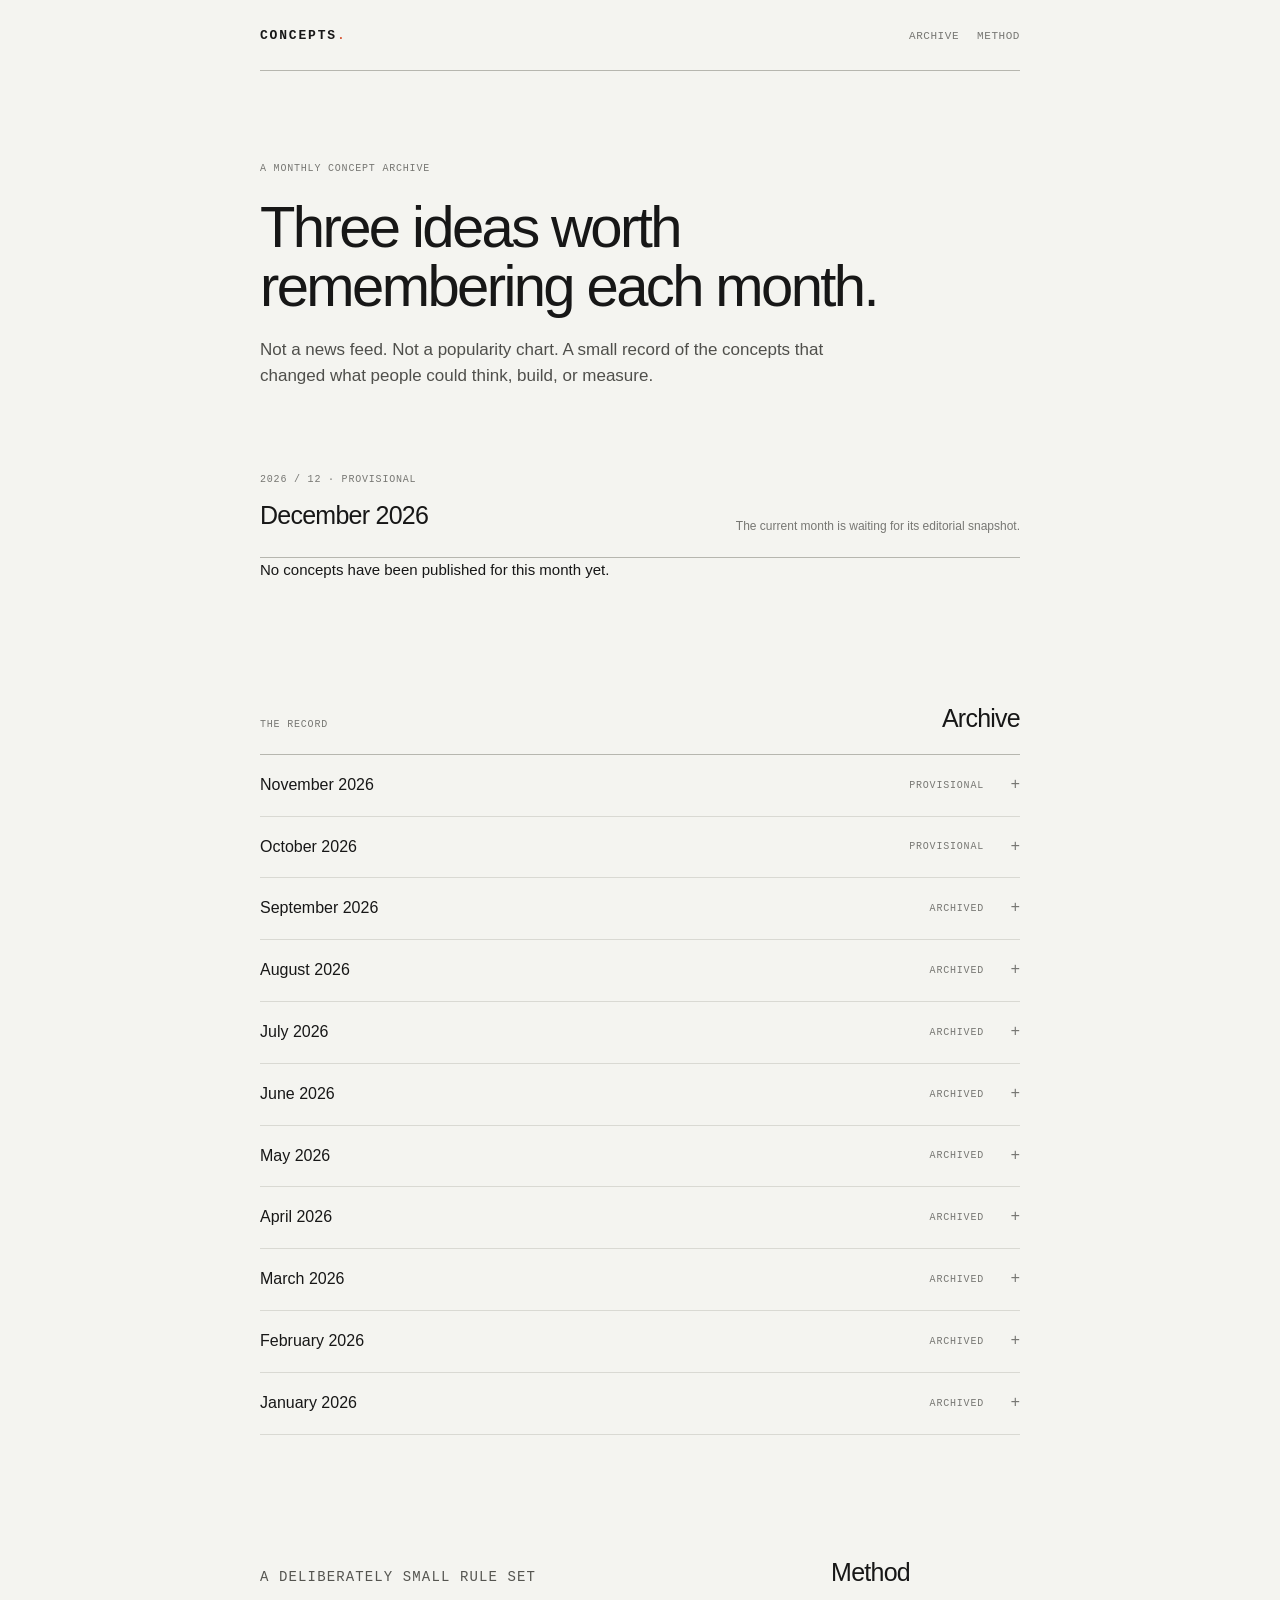
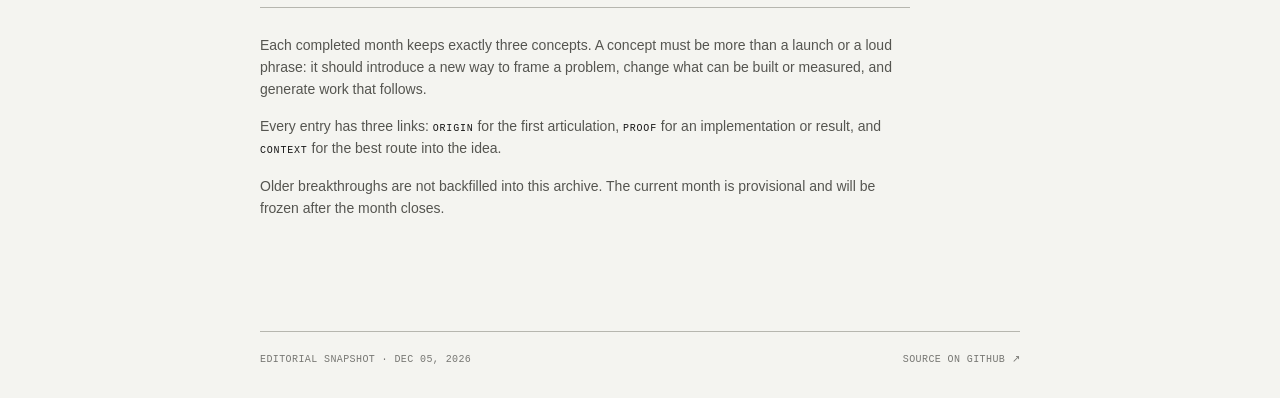
<file: index.html>
<!doctype html>
<html lang="en">
  <head>
    <meta charset="utf-8">
    <meta name="viewport" content="width=device-width, initial-scale=1">
    <meta name="description" content="Three breakthrough concepts worth remembering each month.">
    <title>CONCEPTS — three ideas worth remembering</title>
    <link rel="stylesheet" href="styles.css">
  </head>
  <body>
    <div class="shell">
      <header class="site-header">
        <a class="wordmark" href="/">CONCEPTS<span class="dot">.</span></a>
        <nav aria-label="Primary">
          <a href="#archive">Archive</a>
          <a href="#method">Method</a>
        </nav>
      </header>

      <main>
        <section class="intro" aria-labelledby="site-title">
          <p class="eyebrow">A monthly concept archive</p>
          <h1 id="site-title">Three ideas worth remembering each month.</h1>
          <p class="intro-copy">Not a news feed. Not a popularity chart. A small record of the concepts that changed what people could think, build, or measure.</p>
        </section>

        <section class="current" aria-label="Current month">
          <div id="current-month"></div>
        </section>

        <section class="archive-section" id="archive" aria-labelledby="archive-title">
          <div class="section-heading">
            <p class="eyebrow">The record</p>
            <h2 id="archive-title">Archive</h2>
          </div>
          <div id="archive-list"></div>
        </section>

        <section class="method" id="method" aria-labelledby="method-title">
          <div class="section-heading">
            <p class="eyebrow">A deliberately small rule set</p>
            <h2 id="method-title">Method</h2>
          </div>
          <p>Each completed month keeps exactly three concepts. A concept must be more than a launch or a loud phrase: it should introduce a new way to frame a problem, change what can be built or measured, and generate work that follows.</p>
          <p>Every entry has three links: <span class="inline-label">Origin</span> for the first articulation, <span class="inline-label">Proof</span> for an implementation or result, and <span class="inline-label">Context</span> for the best route into the idea.</p>
          <p>Older breakthroughs are not backfilled into this archive. The current month is provisional and will be frozen after the month closes.</p>
        </section>
      </main>

      <footer class="site-footer">
        <span id="last-updated">Editorial snapshot</span>
        <a href="https://github.com/demouo/monthly-concepts" target="_blank" rel="noreferrer">Source on GitHub ↗</a>
      </footer>
    </div>
    <noscript>
      <div class="noscript">This archive needs JavaScript to render its monthly index.</div>
    </noscript>
    <script src="content.js"></script>
    <script src="app.js"></script>
  </body>
</html>
</file>
<file: styles.css>
:root {
  --paper: #f4f4f0;
  --ink: #171717;
  --muted: #777773;
  --line: #d9d9d3;
  --line-dark: #b6b6af;
  --accent: #d85d3d;
  --max: 760px;
}

* {
  box-sizing: border-box;
}

html {
  scroll-behavior: smooth;
}

body {
  margin: 0;
  color: var(--ink);
  background: var(--paper);
  font-family: Inter, ui-sans-serif, -apple-system, BlinkMacSystemFont, "Segoe UI", sans-serif;
  font-size: 15px;
  line-height: 1.55;
  text-rendering: optimizeLegibility;
}

a {
  color: inherit;
  text-decoration-thickness: 1px;
  text-underline-offset: 3px;
}

a:hover,
a:focus-visible {
  color: var(--accent);
}

.shell {
  width: min(calc(100% - 40px), var(--max));
  margin: 0 auto;
}

.site-header {
  display: flex;
  align-items: baseline;
  justify-content: space-between;
  padding: 26px 0 24px;
  border-bottom: 1px solid var(--line-dark);
}

.wordmark {
  font-family: ui-monospace, SFMono-Regular, Menlo, Monaco, Consolas, monospace;
  font-size: 13px;
  font-weight: 700;
  letter-spacing: .14em;
  text-decoration: none;
}

.dot {
  color: var(--accent);
}

nav {
  display: flex;
  gap: 18px;
  color: var(--muted);
  font-family: ui-monospace, SFMono-Regular, Menlo, Monaco, Consolas, monospace;
  font-size: 11px;
  letter-spacing: .05em;
  text-transform: uppercase;
}

nav a {
  text-decoration: none;
}

.intro {
  padding: 90px 0 82px;
  max-width: 650px;
}

.eyebrow,
.source-role,
.concept-meta,
.month-state,
.status,
.inline-label {
  font-family: ui-monospace, SFMono-Regular, Menlo, Monaco, Consolas, monospace;
  font-size: 10px;
  letter-spacing: .08em;
  text-transform: uppercase;
}

.eyebrow {
  margin: 0 0 20px;
  color: var(--muted);
}

h1,
h2,
h3,
p {
  margin-top: 0;
}

h1 {
  max-width: 620px;
  margin-bottom: 22px;
  font-size: clamp(34px, 7vw, 58px);
  font-weight: 500;
  letter-spacing: -.045em;
  line-height: 1.02;
}

.intro-copy {
  max-width: 590px;
  margin-bottom: 0;
  color: #4f4f4b;
  font-size: 17px;
  line-height: 1.55;
}

.current {
  margin-bottom: 118px;
}

.month-heading,
.section-heading {
  display: flex;
  align-items: end;
  justify-content: space-between;
  gap: 24px;
  padding-bottom: 22px;
  border-bottom: 1px solid var(--line-dark);
}

.month-heading h2,
.section-heading h2 {
  margin-bottom: 0;
  font-size: 25px;
  font-weight: 500;
  letter-spacing: -.03em;
}

.month-heading .eyebrow {
  margin-bottom: 9px;
}

.month-note {
  max-width: 300px;
  margin: 0;
  color: var(--muted);
  font-size: 12px;
  line-height: 1.45;
  text-align: right;
}

.concept {
  padding: 32px 0 39px;
  border-bottom: 1px solid var(--line);
}

.concept-head {
  display: grid;
  grid-template-columns: 40px 1fr auto;
  align-items: start;
  gap: 16px;
}

.rank {
  padding-top: 4px;
  color: var(--muted);
  font-family: ui-monospace, SFMono-Regular, Menlo, Monaco, Consolas, monospace;
  font-size: 12px;
}

.concept h3 {
  margin-bottom: 3px;
  font-size: 21px;
  font-weight: 500;
  letter-spacing: -.025em;
  line-height: 1.2;
}

.contributor {
  margin-bottom: 0;
  color: var(--muted);
  font-family: ui-monospace, SFMono-Regular, Menlo, Monaco, Consolas, monospace;
  font-size: 11px;
}

.status {
  margin-top: 5px;
  color: var(--muted);
  white-space: nowrap;
}

.status-provisional {
  color: var(--accent);
}

.thesis {
  max-width: 660px;
  margin: 24px 0 13px 56px;
  font-size: 17px;
  line-height: 1.45;
}

.why {
  max-width: 660px;
  margin: 0 0 24px 56px;
  color: #555550;
  font-size: 13px;
  line-height: 1.55;
}

.why span {
  margin-right: 8px;
  color: var(--ink);
  font-family: ui-monospace, SFMono-Regular, Menlo, Monaco, Consolas, monospace;
  font-size: 10px;
  letter-spacing: .08em;
  text-transform: uppercase;
}

.concept-meta {
  display: flex;
  justify-content: space-between;
  gap: 20px;
  margin: 0 0 12px 56px;
  color: var(--muted);
}

.concept-meta time {
  letter-spacing: 0;
  text-transform: none;
}

.sources {
  margin: 0 0 0 56px;
  padding: 0;
  list-style: none;
  border-top: 1px solid var(--line);
}

.source {
  display: grid;
  grid-template-columns: 75px 1fr;
  gap: 12px;
  padding: 9px 0 0;
  font-size: 12px;
}

.source-role {
  color: var(--muted);
}

.source a {
  text-decoration: none;
}

.external {
  display: inline-block;
  margin-left: 5px;
  color: var(--muted);
  font-size: 11px;
}

.archive-section {
  margin-bottom: 118px;
}

.section-heading {
  align-items: baseline;
  padding-bottom: 16px;
}

.section-heading .eyebrow {
  margin-bottom: 0;
}

.month {
  border-bottom: 1px solid var(--line);
}

.month summary {
  display: grid;
  grid-template-columns: 1fr auto 22px;
  align-items: center;
  gap: 14px;
  padding: 18px 0;
  cursor: pointer;
  list-style: none;
}

.month summary::-webkit-details-marker {
  display: none;
}

.month-label {
  font-size: 16px;
}

.month-state {
  color: var(--muted);
}

.summary-mark {
  color: var(--muted);
  font-family: ui-monospace, SFMono-Regular, Menlo, Monaco, Consolas, monospace;
  font-size: 16px;
  text-align: right;
}

.month[open] .summary-mark {
  transform: rotate(45deg);
}

.month-body {
  padding-bottom: 14px;
}

.month-body > .month-note {
  display: none;
}

.method {
  max-width: 650px;
  margin-bottom: 112px;
}

.method .section-heading {
  margin-bottom: 27px;
}

.method p {
  margin-bottom: 16px;
  color: #555550;
  font-size: 14px;
}

.inline-label {
  color: var(--ink);
}

.site-footer {
  display: flex;
  justify-content: space-between;
  gap: 20px;
  padding: 20px 0 30px;
  border-top: 1px solid var(--line-dark);
  color: var(--muted);
  font-family: ui-monospace, SFMono-Regular, Menlo, Monaco, Consolas, monospace;
  font-size: 10px;
  letter-spacing: .04em;
  text-transform: uppercase;
}

.site-footer a {
  text-decoration: none;
}

.noscript {
  position: fixed;
  right: 16px;
  bottom: 16px;
  padding: 10px 12px;
  color: var(--paper);
  background: var(--ink);
  font-size: 12px;
}

@media (max-width: 620px) {
  .shell {
    width: min(calc(100% - 28px), var(--max));
  }

  .site-header {
    padding-top: 20px;
  }

  .intro {
    padding: 68px 0 64px;
  }

  .current,
  .archive-section {
    margin-bottom: 80px;
  }

  .month-heading,
  .section-heading {
    display: block;
  }

  .month-heading .month-note {
    max-width: none;
    margin-top: 14px;
    text-align: left;
  }

  .concept-head {
    grid-template-columns: 30px 1fr;
  }

  .status {
    grid-column: 2;
    margin-top: -11px;
  }

  .thesis,
  .why,
  .concept-meta,
  .sources {
    margin-left: 46px;
  }

  .source {
    grid-template-columns: 64px 1fr;
  }

  .site-footer {
    display: block;
  }

  .site-footer a {
    display: block;
    margin-top: 8px;
  }
}
</file>
